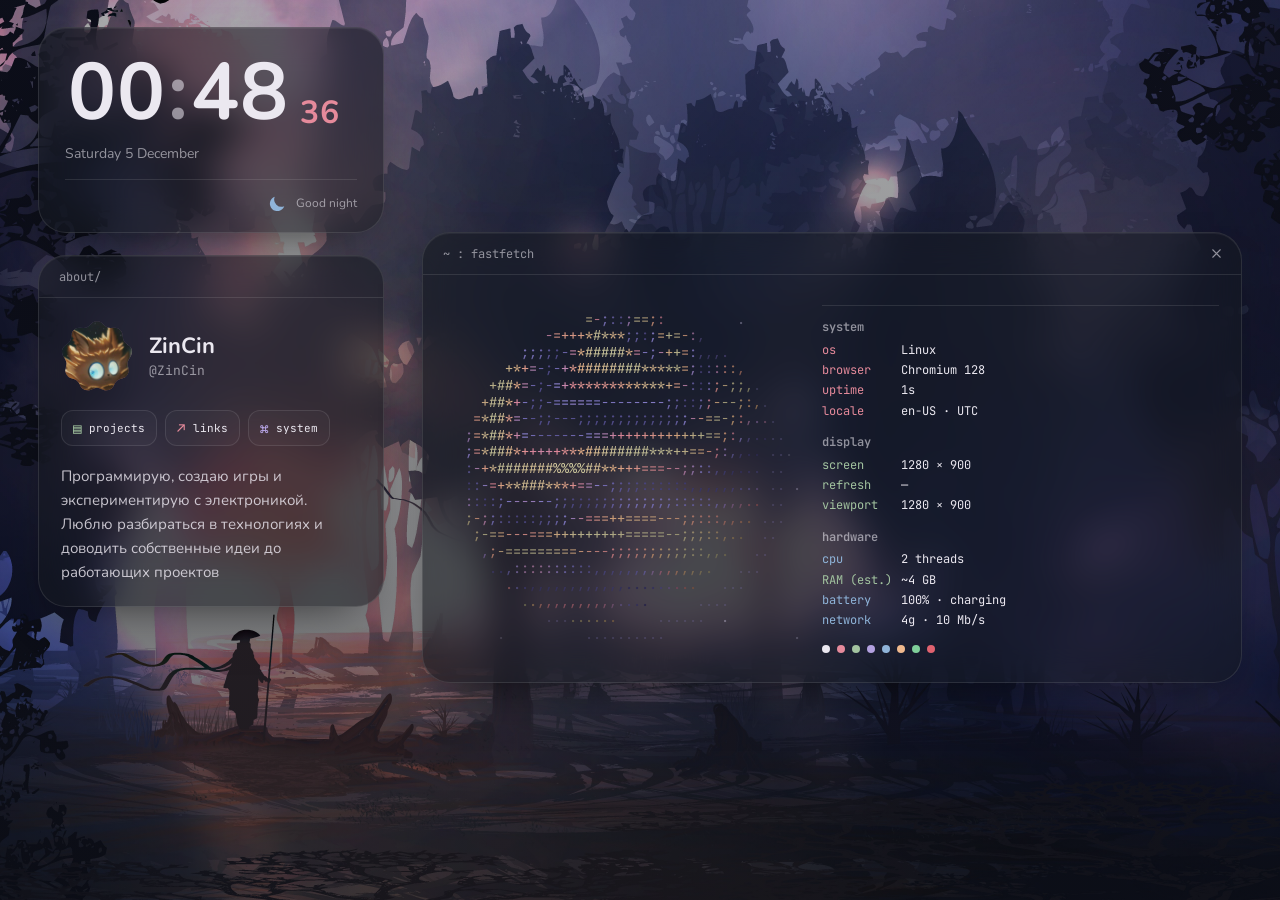
<file: index.html>
<!doctype html>
<html lang="ru">
<head>
  <meta charset="utf-8">
  <meta name="viewport" content="width=device-width, initial-scale=1, viewport-fit=cover">
  <meta name="theme-color" content="#0e1013">
  <meta name="description" content="ZinCin — personal website, projects and experiments.">
  <meta property="og:type" content="website">
  <meta property="og:site_name" content="home">
  <meta property="og:title" content="home">
  <meta property="og:description" content="ZinCin's home page ^^">
  <meta property="og:image:width" content="1200">
  <meta property="og:image:height" content="630">
  <meta property="og:image:alt" content="home — ZinCin">
  <meta name="twitter:card" content="summary_large_image">
  <title>home</title>
  <link rel="preconnect" href="https://fonts.googleapis.com">
  <link rel="preconnect" href="https://fonts.gstatic.com" crossorigin>
  <link href="https://fonts.googleapis.com/css2?family=JetBrains+Mono:wght@400;600&family=Nunito:wght@400;600;700&display=swap" rel="stylesheet">
  <link rel="icon" href="assets/favicon.svg" type="image/svg+xml">
  <link rel="stylesheet" href="style.css">
</head>
<body>
  <svg class="svg-defs" aria-hidden="true" focusable="false">
    <defs>
      <clipPath id="avatar-cookie-9" clipPathUnits="objectBoundingBox">
        <path d="M 0.4287,0.0443 C 0.4692,0.0076 0.5308,0.0076 0.5713,0.0443 L 0.6130,0.0822 C 0.6336,0.1008 0.6606,0.1107 0.6884,0.1096 L 0.7447,0.1074 C 0.7992,0.1053 0.8465,0.1449 0.8539,0.1990 L 0.8615,0.2549 C 0.8653,0.2824 0.8797,0.3073 0.9016,0.3243 L 0.9462,0.3588 C 0.9893,0.3923 1.0000,0.4530 0.9709,0.4992 L 0.9408,0.5469 C 0.9260,0.5704 0.9210,0.5987 0.9269,0.6259 L 0.9388,0.6810 C 0.9504,0.7343 0.9196,0.7877 0.8676,0.8044 L 0.8139,0.8216 C 0.7875,0.8301 0.7654,0.8486 0.7525,0.8732 L 0.7262,0.9230 C 0.7008,0.9713 0.6428,0.9924 0.5923,0.9718 L 0.5401,0.9505 C 0.5144,0.9400 0.4856,0.9400 0.4599,0.9505 L 0.4077,0.9718 C 0.3572,0.9924 0.2992,0.9713 0.2738,0.9230 L 0.2475,0.8732 C 0.2346,0.8486 0.2125,0.8301 0.1861,0.8216 L 0.1324,0.8044 C 0.0804,0.7877 0.0496,0.7343 0.0612,0.6810 L 0.0731,0.6259 C 0.0790,0.5987 0.0740,0.5704 0.0592,0.5469 L 0.0291,0.4992 C 0.0000,0.4530 0.0107,0.3923 0.0538,0.3588 L 0.0984,0.3243 C 0.1203,0.3073 0.1347,0.2824 0.1385,0.2549 L 0.1461,0.1990 C 0.1535,0.1449 0.2008,0.1053 0.2553,0.1074 L 0.3116,0.1096 C 0.3394,0.1107 0.3664,0.1008 0.3870,0.0822 Z" />
      </clipPath>
    </defs>
  </svg>


  <div class="bg" aria-hidden="true"></div>

  <main class="desk" id="desk">
    <section class="card clock" id="clock-window" aria-label="Time and weather">
      <div class="time" id="time"></div>
      <div class="date" id="date"></div>
      <div class="statusline">
        <div class="wx" id="wx" hidden aria-label="Weather">
          <svg class="wx-i" id="wx-i" viewBox="0 0 24 24" width="25" height="25" fill="none" stroke="currentColor" stroke-width="1.7" stroke-linecap="round" stroke-linejoin="round" aria-hidden="true"></svg>
          <span class="wx-t" id="wx-t"></span>
          <span class="wx-d" id="wx-d"></span>
        </div>
        <div class="greeting" id="greeting" aria-label="Greeting in visitor's local time">
          <svg class="greeting-i" id="greeting-i" viewBox="0 0 24 24" width="21" height="21" fill="none" stroke="currentColor" stroke-width="1.8" stroke-linecap="round" stroke-linejoin="round" aria-hidden="true"></svg>
          <span id="greeting-text">Good day</span>
        </div>
      </div>
    </section>

    <section class="win about-window" id="about-window" data-window data-draggable aria-label="About ZinCin">
      <div class="tb" data-drag-handle>
        <span class="tt">about/</span>
      </div>
      <div class="wbody">
        <div class="about">
          <div class="who">
            <div class="avatar" aria-label="ZinCin avatar">
              <span>Z</span>
              <img src="assets/avatar.jpg" alt="" onerror="this.remove()">
            </div>
            <div class="identity-text">
              <h1>ZinCin</h1>
              <div class="handle">@ZinCin</div>
            </div>
          </div>


          <div class="window-launchers" aria-label="Open windows">
            <button class="launcher" type="button" data-open-window="projects-window" aria-controls="projects-window" aria-expanded="false">
              <span class="launcher-mark mark-projects" aria-hidden="true">▤</span>projects
            </button>
            <button class="launcher" type="button" data-open-window="links-window" aria-controls="links-window" aria-expanded="false">
              <span class="launcher-mark mark-links" aria-hidden="true">↗</span>links
            </button>
            <button class="launcher" type="button" data-open-window="fastfetch-window" aria-controls="fastfetch-window" aria-expanded="true">
              <span class="launcher-mark mark-system" aria-hidden="true">⌘</span>system
            </button>
          </div>
          <p class="bio">Программирую, создаю игры и экспериментирую с электроникой. Люблю разбираться в технологиях и доводить собственные идеи до работающих проектов</p>
        </div>
      </div>
    </section>

    <section class="win floating-window projects-window" id="projects-window" data-window data-draggable hidden aria-label="Projects">
      <div class="tb" data-drag-handle>
        <span class="tt">projects/</span>
        <button class="window-close" type="button" data-close-window aria-label="Close projects window">
          <svg viewBox="0 0 24 24" width="15" height="15" aria-hidden="true"><path d="M6 6l12 12M18 6L6 18"/></svg>
        </button>
      </div>
      <div class="wbody window-scroll">
        <div class="projects">
          <a class="project" href="https://google.com/" target="_blank" rel="noopener noreferrer" aria-label="Open retro console project link">
            <div class="project-top"><span class="project-no">01</span><span class="project-type">HARDWARE / SOFTWARE ↗</span></div>
            <h2>Ретро-консоль на ESP32</h2>
            <p>Самодельная портативная консоль: схема, дисплей, клавиатура и джойстик, несколько игр и собственный лаунчер. Корпус смоделирован и напечатан на 3D-принтере. (WIP)</p>
            <div class="tags"><span>C++</span><span>ESP32</span><span>embedded</span><span>3D printing</span></div>
          </a>
          <a class="project" href="https://t.me/artif_life/" target="_blank" rel="noopener noreferrer" aria-label="Cellular automat link">
            <div class="project-top"><span class="project-no">02</span><span class="project-type">PROGRAMMS ↗</span></div>
            <h2>Искуственная жизнь (клеточный автомат)</h2>
            <p>Проект по симулции искуственной жизни для понимания работы искуственного отбора и реализации сложных структур данных. Первый проект на Godot!</p>
            <div class="tags"><span>GODOT</span><span>CodeArt</span><span>Cellular Automat</span></div>
          </a>
		  <a class="project" href="https://github.com/ZinCin/portal-gravity-engine" target="_blank" rel="noopener noreferrer" aria-label="Open simulation project link">
            <div class="project-top"><span class="project-no">03</span><span class="project-type">PROGRAMMS ↗</span></div>
            <h2>Вычисление гравитации в искривленном пространстве</h2>
            <p>Интерактивная симуляция потенциального поля. Решает уравнение Лапласа методом SOR! (Грубо говоря, вычисляет настоящую гравитацию в области порталов). Не методом Optozorax! С объяснениями</p>
            <div class="tags"><span>Python</span><span>NumPy</span><span>Physics/Maths</span></div>
          </a>
        </div>
      </div>
    </section>

    <section class="win floating-window links-window" id="links-window" data-window data-draggable hidden aria-label="Links">
      <div class="tb" data-drag-handle>
        <span class="tt">links/</span>
        <button class="window-close" type="button" data-close-window aria-label="Close links window">
          <svg viewBox="0 0 24 24" width="15" height="15" aria-hidden="true"><path d="M6 6l12 12M18 6L6 18"/></svg>
        </button>
      </div>
      <div class="wbody">
        <nav class="link-list" aria-label="External links">
          <a class="link-row" href="https://github.com/ZinCin/" target="_blank" rel="noopener noreferrer"><span class="link-key">github</span><span class="link-value">ZinCin</span><span class="link-arrow">↗</span></a>
          <a class="link-row" href="https://t.me/ZinCin" target="_blank" rel="noopener noreferrer"><span class="link-key">telegram</span><span class="link-value">@ZinCin</span><span class="link-arrow">↗</span></a>
          <a class="link-row" href="savasa003@gmail.com"><span class="link-key">email</span><span class="link-value">savasa003@gmail.com</span><span class="link-arrow">↗</span></a>
        </nav>
      </div>
    </section>

    <section class="win ff-window" id="fastfetch-window" data-window data-draggable aria-label="Visitor system information">
      <div class="tb" data-drag-handle>
        <span class="tt">~ : fastfetch</span>
        <button class="window-close" type="button" data-close-window aria-label="Close fastfetch window">
          <svg viewBox="0 0 24 24" width="15" height="15" aria-hidden="true"><path d="M6 6l12 12M18 6L6 18"/></svg>
        </button>
      </div>
      <div class="wbody">
        <div class="ff">
          <div class="art"><canvas id="art" aria-hidden="true"></canvas></div>
          <div class="info">
            <div class="rule"></div>
            <h3>system</h3>
            <div class="row"><i>os</i><b id="f-os">—</b></div>
            <div class="row"><i>browser</i><b id="f-br">—</b></div>
            <div class="row"><i>uptime</i><b id="f-up">—</b></div>
            <div class="row"><i>locale</i><b id="f-loc">—</b></div>

            <h3 class="s2">display</h3>
            <div class="row"><i>screen</i><b id="f-res">—</b></div>
            <div class="row"><i>refresh</i><b id="f-hz">—</b></div>
            <div class="row"><i>viewport</i><b id="f-vp">—</b></div>

            <h3 class="s3">hardware</h3>
            <div class="row"><i>cpu</i><b id="f-cpu">—</b></div>
            <div class="row"><i id="f-mem-k">memory</i><b><span id="f-mem">—</span><span class="meter" id="f-mem-m" hidden><span></span></span></b></div>
            <div class="row"><i>battery</i><b id="f-bat">—</b></div>
            <div class="row"><i>network</i><b id="f-net">—</b></div>
            <div class="dots" aria-hidden="true"><span></span><span></span><span></span><span></span><span></span><span></span><span></span><span></span></div>
          </div>
        </div>
      </div>
    </section>
  </main>

  <script src="script.js" defer></script>
</body>
</html>
</file>
<file: style.css>
/* ---------- palette ---------- */
:root {
  --glass: rgba(22, 24, 30, .54);
  --glass-strong: rgba(17, 19, 25, .86);
  --line: rgba(255, 255, 255, .1);
  --line-strong: rgba(255, 255, 255, .17);
  --text: #ebe8f0;
  --muted: rgba(235, 232, 240, .58);
  --accent: #e58a9b;
  --violet: #b3a1e0;
  --sage: #a3c4a0;
  --sky: #8fb4d9;
  --peach: #f0b98d;
  --r: 28px;
  --ease: cubic-bezier(.2, 0, 0, 1);
  --mono: "JetBrains Mono", ui-monospace, SFMono-Regular, Menlo, Consolas, monospace;
}

* { box-sizing: border-box; }
[hidden] { display: none !important; }
html {
  width: 100%;
  height: 100%;
  overflow: hidden;
  color-scheme: dark;
  -webkit-text-size-adjust: 100%;
}
body {
  width: 100%;
  height: 100%;
  margin: 0;
  overflow: hidden;
  font-family: "Nunito", system-ui, sans-serif;
  color: var(--text);
  background: #0e1013;
  -webkit-font-smoothing: antialiased;
}
button, a { -webkit-tap-highlight-color: transparent; }
button { font: inherit; }
::selection { background: rgba(229, 138, 155, .35); }
.svg-defs { position: absolute; width: 0; height: 0; overflow: hidden; }

/* ---------- background ---------- */
.bg {
  position: fixed;
  inset: 0;
  z-index: -1;
  pointer-events: none;
  background:
    linear-gradient(rgba(10, 12, 16, .35), rgba(10, 12, 16, .6)),
    url("assets/bg.jpg") center / cover no-repeat,
    radial-gradient(110% 70% at 18% 0%, #3b3552 0%, transparent 62%),
    radial-gradient(90% 60% at 88% 100%, #2b3a2f 0%, transparent 60%),
    linear-gradient(#171a22, #0e1013);
  animation: bg-in 1.6s var(--ease) both;
}
@keyframes bg-in {
  from { opacity: 0; transform: scale(1.04); }
  to { opacity: 1; transform: none; }
}

/* ---------- desktop workspace ---------- */
.desk {
  position: relative;
  isolation: isolate;
  width: 100%;
  height: 100vh;
  height: 100dvh;
  overflow: hidden;
  padding: 0;
}
.card, .win {
  position: absolute;
  min-width: 0;
  background: var(--glass);
  -webkit-backdrop-filter: blur(18px) saturate(1.25);
  backdrop-filter: blur(18px) saturate(1.25);
  border: 1px solid var(--line);
  border-radius: var(--r);
  box-shadow:
    inset 0 1px 0 rgba(255, 255, 255, .05),
    0 24px 48px -28px rgba(0, 0, 0, .7);
  animation: rise .75s var(--ease) both;
}
.win {
  display: flex;
  flex-direction: column;
  overflow: hidden;
  max-width: calc(100vw - 16px);
  max-height: calc(100dvh - 16px);
}
@keyframes rise {
  from { opacity: 0; }
  to { opacity: 1; }
}

/* ---------- fixed clock ---------- */
.clock {
  z-index: 2;
  left: clamp(16px, 3vw, 42px);
  top: clamp(16px, 3vh, 34px);
  width: clamp(300px, 27vw, 380px);
  padding: 20px 26px 18px;
  user-select: none;
  -webkit-user-select: none;
  animation-delay: .06s;
}
.time {
  display: flex;
  align-items: flex-end;
  font-size: clamp(52px, 7vw, 80px);
  font-weight: 700;
  line-height: 1;
  letter-spacing: -.035em;
  font-variant-numeric: tabular-nums;
}
.hm, .sec { display: flex; align-items: flex-end; }
.sec { font-size: .4em; color: var(--accent); margin: 0 0 .22em .32em; }
.slot { position: relative; display: block; width: .62em; height: 1.12em; overflow: hidden; }
.slot.colon { width: .3em; }
.slot.colon span {
  position: absolute;
  inset: 0;
  display: grid;
  place-items: center;
  opacity: .55;
  animation: blink 2s ease-in-out infinite;
}
@keyframes blink { 50% { opacity: .2; } }
.dg { position: absolute; inset: 0; display: grid; place-items: center; }
.dg.in { animation: d-in .5s var(--ease) both; }
.dg.out { animation: d-out .5s var(--ease) both; }
@keyframes d-in {
  from { transform: translateY(60%); opacity: 0; filter: blur(4px); }
  to { transform: none; opacity: 1; filter: blur(0); }
}
@keyframes d-out { to { transform: translateY(-60%); opacity: 0; filter: blur(4px); } }
.date { margin-top: 6px; font-size: 14px; color: var(--muted); }
.statusline {
  display: flex;
  align-items: center;
  flex-wrap: wrap;
  gap: 9px 14px;
  margin-top: 16px;
  padding-top: 13px;
  border-top: 1px solid var(--line);
}
.wx, .greeting { display: flex; align-items: center; gap: 8px; min-width: 0; }
.wx-i { color: var(--peach); flex: none; }
.wx-t { font-size: 19px; font-weight: 700; font-variant-numeric: tabular-nums; white-space: nowrap; }
.wx-d { color: var(--muted); font-size: 13px; }
.greeting { margin-left: auto; color: var(--muted); font-size: 12px; white-space: nowrap; }
.greeting-i { color: var(--sky); flex: none; }

/* ---------- draggable windows ---------- */
.about-window {
  z-index: 4;
  left: clamp(16px, 3vw, 42px);
  top: clamp(205px, 29vh, 255px);
  width: clamp(300px, 27vw, 380px);
  max-height: calc(100dvh - 220px);
  animation-delay: .12s;
}
.ff-window {
  z-index: 3;
  right: clamp(16px, 3vw, 42px);
  top: 50%;
  width: min(820px, calc(100vw - 460px));
  max-height: calc(100dvh - 32px);
  transform: translateY(-50%);
  animation-delay: .18s;
}
.floating-window {
  z-index: 10;
  left: 50%;
  top: 18%;
  width: min(540px, calc(100vw - 32px));
  transform: translateX(-50%);
}
.projects-window { top: 14%; }
.links-window { top: 23%; width: min(390px, calc(100vw - 32px)); }

.tb {
  position: relative;
  z-index: 1;
  display: flex;
  flex: none;
  align-items: center;
  justify-content: space-between;
  min-height: 42px;
  padding: 0 10px 0 20px;
  border-bottom: 1px solid var(--line);
  font: 12px/1 var(--mono);
  color: var(--muted);
  user-select: none;
  -webkit-user-select: none;
  touch-action: none;
  cursor: grab;
}
.dragging { box-shadow: 0 28px 70px -24px rgba(0, 0, 0, .82), inset 0 1px 0 rgba(255,255,255,.06); }
.dragging .tb { cursor: grabbing; }
.tt { overflow: hidden; text-overflow: ellipsis; white-space: nowrap; }
.window-close {
  display: grid;
  flex: none;
  place-items: center;
  width: 30px;
  height: 30px;
  padding: 0;
  border: 0;
  border-radius: 50%;
  background: transparent;
  color: inherit;
  cursor: pointer;
  transition: color .2s var(--ease), background .2s var(--ease);
}
.window-close svg { fill: none; stroke: currentColor; stroke-width: 1.7; stroke-linecap: round; }
.window-close:hover { color: var(--text); background: rgba(255,255,255,.09); }
.window-close:focus-visible { outline: 2px solid var(--accent); outline-offset: 1px; }
.wbody { flex: 1 1 auto; min-height: 0; overflow: auto; overscroll-behavior: contain; scrollbar-width: thin; scrollbar-color: rgba(235,232,240,.2) transparent; }
.wbody::-webkit-scrollbar { width: 6px; }
.wbody::-webkit-scrollbar-thumb { background: rgba(235,232,240,.2); border-radius: 6px; }

/* ---------- profile window ---------- */
.about { padding: 22px; }
.who { display: flex; align-items: center; gap: 16px; }
.avatar {
  position: relative;
  display: grid;
  flex: none;
  place-items: center;
  width: 72px;
  height: 72px;
  overflow: hidden;
  border-radius: 50%;
  clip-path: url("#avatar-cookie-9");
  background: linear-gradient(135deg, #4a4470, #8a5a6c);
  color: #f7edf3;
  font-size: 28px;
  font-weight: 700;
}
.avatar img { position: absolute; inset: 0; width: 100%; height: 100%; object-fit: cover; }
.identity-text { min-width: 0; }
h1 { margin: 0; font-size: 22px; font-weight: 700; line-height: 1.2; overflow-wrap: anywhere; }
.handle { margin-top: 3px; font: 13px var(--mono); color: var(--muted); overflow-wrap: anywhere; }
.bio { margin: 18px 0 0; font-size: 15px; line-height: 1.6; color: rgba(235,232,240,.82); }
.window-launchers { display: flex; flex-wrap: wrap; gap: 8px; margin-top: 18px; }
.launcher {
  display: inline-flex;
  align-items: center;
  gap: 8px;
  min-height: 36px;
  padding: 8px 11px;
  border: 1px solid var(--line);
  border-radius: 12px;
  background: rgba(255,255,255,.025);
  color: var(--text);
  font: 11px var(--mono);
  cursor: pointer;
  transition: border-color .2s var(--ease), background .2s var(--ease), transform .2s var(--ease);
}
.launcher:hover { border-color: var(--line-strong); background: rgba(255,255,255,.07); }
.launcher:active { transform: translateY(1px); }
.launcher:focus-visible { outline: 2px solid var(--accent); outline-offset: 2px; }
.launcher-mark { font-size: 14px; line-height: 1; }
.mark-projects { color: var(--sage); }
.mark-links { color: var(--accent); }
.mark-system { color: var(--violet); }

/* ---------- clickable project cards ---------- */
.projects { display: grid; grid-template-columns: 1fr; }
.project {
  display: block;
  min-width: 0;
  padding: 19px 22px;
  color: inherit;
  text-decoration: none;
  transition: background .22s var(--ease);
}
.project + .project { border-top: 1px solid var(--line); }
.project:hover { background: rgba(255,255,255,.045); }
.project:focus-visible { outline: 2px solid var(--accent); outline-offset: -3px; }
.project-top { display: flex; align-items: baseline; justify-content: space-between; gap: 10px; }
.project-no { color: var(--accent); font: 11px var(--mono); }
.project-type { color: var(--muted); font: 9px var(--mono); text-align: right; }
.project h2 { margin: 9px 0 7px; font-size: 17px; line-height: 1.3; }
.project p { margin: 0; color: rgba(235,232,240,.78); font-size: 13px; line-height: 1.55; }
.tags { display: flex; flex-wrap: wrap; gap: 6px; margin-top: 12px; }
.tags span { padding: 5px 7px; border: 1px solid var(--line); border-radius: 8px; font: 9px/1.3 var(--mono); color: var(--muted); }

/* ---------- links window ---------- */
.link-list { display: flex; flex-direction: column; padding: 8px 14px; }
.link-row {
  display: grid;
  grid-template-columns: 88px minmax(0,1fr) 18px;
  align-items: center;
  gap: 10px;
  min-height: 48px;
  padding: 8px 7px;
  border-bottom: 1px solid var(--line);
  color: var(--text);
  text-decoration: none;
  font-size: 13px;
  transition: background .2s var(--ease);
}
.link-row:last-child { border-bottom: 0; }
.link-row:hover { background: rgba(255,255,255,.045); }
.link-row:focus-visible { outline: 2px solid var(--accent); outline-offset: -2px; }
.link-key { color: var(--accent); font: 11px var(--mono); }
.link-value { min-width: 0; overflow-wrap: anywhere; }
.link-arrow { color: var(--muted); text-align: right; }

/* ---------- fastfetch ---------- */
.ff {
  display: grid;
  grid-template-columns: minmax(0, .95fr) minmax(0, 1.05fr);
  gap: 10px 18px;
  align-items: center;
  padding: 20px 22px 22px;
}
.art { display: grid; place-items: center; min-width: 0; min-height: 0; }
#art { display: block; max-width: 100%; height: auto; }
.info { min-width: 0; font: 12px/1.7 var(--mono); }
.rule { height: 1px; margin: 3px 0 8px; background: var(--line); }
.info h3 { margin: 11px 0 2px; font: inherit; font-weight: 600; color: var(--muted); }
.row { display: grid; grid-template-columns: 72px minmax(0, 1fr); gap: 7px; }
.row i { font-style: normal; color: var(--accent); }
.row b { font-weight: 400; overflow-wrap: anywhere; }
.info h3.s2 ~ .row i { color: var(--sage); }
.row:has(i#f-mem-k) i { color: var(--sage); }
.info h3.s3 ~ .row i { color: var(--sky); }
.meter {
  display: inline-block;
  vertical-align: middle;
  width: 58px;
  height: 5px;
  margin-left: 7px;
  border-radius: 3px;
  background: rgba(255,255,255,.12);
  overflow: hidden;
}
.meter > span { display: block; width: 0; height: 100%; background: var(--sage); transition: width .6s var(--ease); }
.dots { display: flex; gap: 7px; margin-top: 14px; }
.dots span { width: 8px; height: 8px; border-radius: 50%; }
.dots span:nth-child(1) { background: #ebe8f0; }
.dots span:nth-child(2) { background: var(--accent); }
.dots span:nth-child(3) { background: var(--sage); }
.dots span:nth-child(4) { background: var(--violet); }
.dots span:nth-child(5) { background: var(--sky); }
.dots span:nth-child(6) { background: var(--peach); }
.dots span:nth-child(7) { background: #7fcf9a; }
.dots span:nth-child(8) { background: #e0626f; }

/* ---------- medium screens: compact two-column workspace ---------- */
@media (min-width: 641px) and (max-width: 900px) {
  .clock, .about-window { left: 16px; width: min(34vw, 310px); }
  .clock { top: 16px; }
  .about-window { top: 200px; max-height: calc(100dvh - 216px); }
  .ff-window {
    left: calc(min(34vw, 310px) + 32px);
    right: 16px;
    width: calc(100vw - min(34vw, 310px) - 48px);
  }
  .ff { grid-template-columns: minmax(0,.68fr) minmax(0,1.32fr); gap: 8px; padding: 14px; }
  .info { font-size: 10px; line-height: 1.5; }
  .info h3 { margin-top: 8px; }
  .row { grid-template-columns: 58px minmax(0,1fr); gap: 5px; }
  .meter { width: 40px; margin-left: 4px; }
  .projects-window, .links-window { left: 50%; width: min(540px, calc(100vw - 32px)); }
}

/* ---------- phones: fixed viewport, scroll only inside a window if needed ---------- */
@media (max-width: 640px) {
  .clock {
    top: max(10px, env(safe-area-inset-top));
    left: 12px;
    width: calc(100vw - 24px);
    padding: 13px 16px 12px;
  }
  .time { font-size: clamp(43px, 12vw, 62px); }
  .date { margin-top: 4px; font-size: 12px; }
  .statusline { gap: 6px 10px; margin-top: 9px; padding-top: 8px; }
  .wx-t { font-size: 18px; }
  .wx-d { font-size: 12px; }
  .greeting { font-size: 11px; }
  .greeting-i { width: 19px; height: 19px; }

  .about-window {
    top: calc(max(10px, env(safe-area-inset-top)) + 137px);
    left: 12px;
    width: calc(100vw - 24px);
    max-height: 36dvh;
  }
  .about { padding: 14px; }
  .who { gap: 12px; }
  .avatar { width: 60px; height: 60px; }
  .bio { font-size: 13px; line-height: 1.45; margin-top: 12px; }
  .window-launchers { margin-top: 12px; gap: 6px; }
  .launcher { min-height: 32px; padding: 7px 9px; font-size: 10px; }
  .tb { min-height: 38px; padding-left: 15px; }
  .ff-window {
    top: auto;
    right: auto;
    bottom: max(10px, env(safe-area-inset-bottom));
    left: 12px;
    width: calc(100vw - 24px);
    max-height: 42dvh;
    transform: none;
  }
  .ff { grid-template-columns: minmax(0,.72fr) minmax(0,1.28fr); gap: 6px 8px; padding: 11px 10px 12px; }
  .info { font-size: 9.5px; line-height: 1.45; }
  .info h3 { margin-top: 8px; }
  .rule { margin: 2px 0 5px; }
  .row { grid-template-columns: 57px minmax(0,1fr); gap: 5px; }
  .meter { width: 38px; margin-left: 4px; }
  .dots { gap: 5px; margin-top: 10px; }
  .dots span { width: 6px; height: 6px; }

  .floating-window {
    top: 18%;
    left: 50%;
    width: calc(100vw - 24px);
    max-height: calc(100dvh - 24px);
  }
  .projects-window { top: 16%; }
  .links-window { top: 25%; }
  .project { padding: 15px 17px; }
  .project p { font-size: 12px; }
  .link-list { padding: 6px 10px; }
}
@media (max-width: 360px) {
  .clock { padding-right: 13px; padding-left: 13px; }
  .time { font-size: 43px; }
  .ff { grid-template-columns: minmax(0,.62fr) minmax(0,1.38fr); padding: 9px 8px; }
  .info { font-size: 8.5px; }
  .row { grid-template-columns: 50px minmax(0,1fr); gap: 4px; }
  .about-window { max-height: 36dvh; }
}

/* Keep the mobile viewport still; motion can be reduced system-wide. */
@media (prefers-reduced-motion: reduce) {
  *, *::before, *::after {
    animation-duration: .01ms !important;
    animation-delay: 0s !important;
    transition-duration: .01ms !important;
  }
  .slot.colon span { animation: none; }
}
</file>
